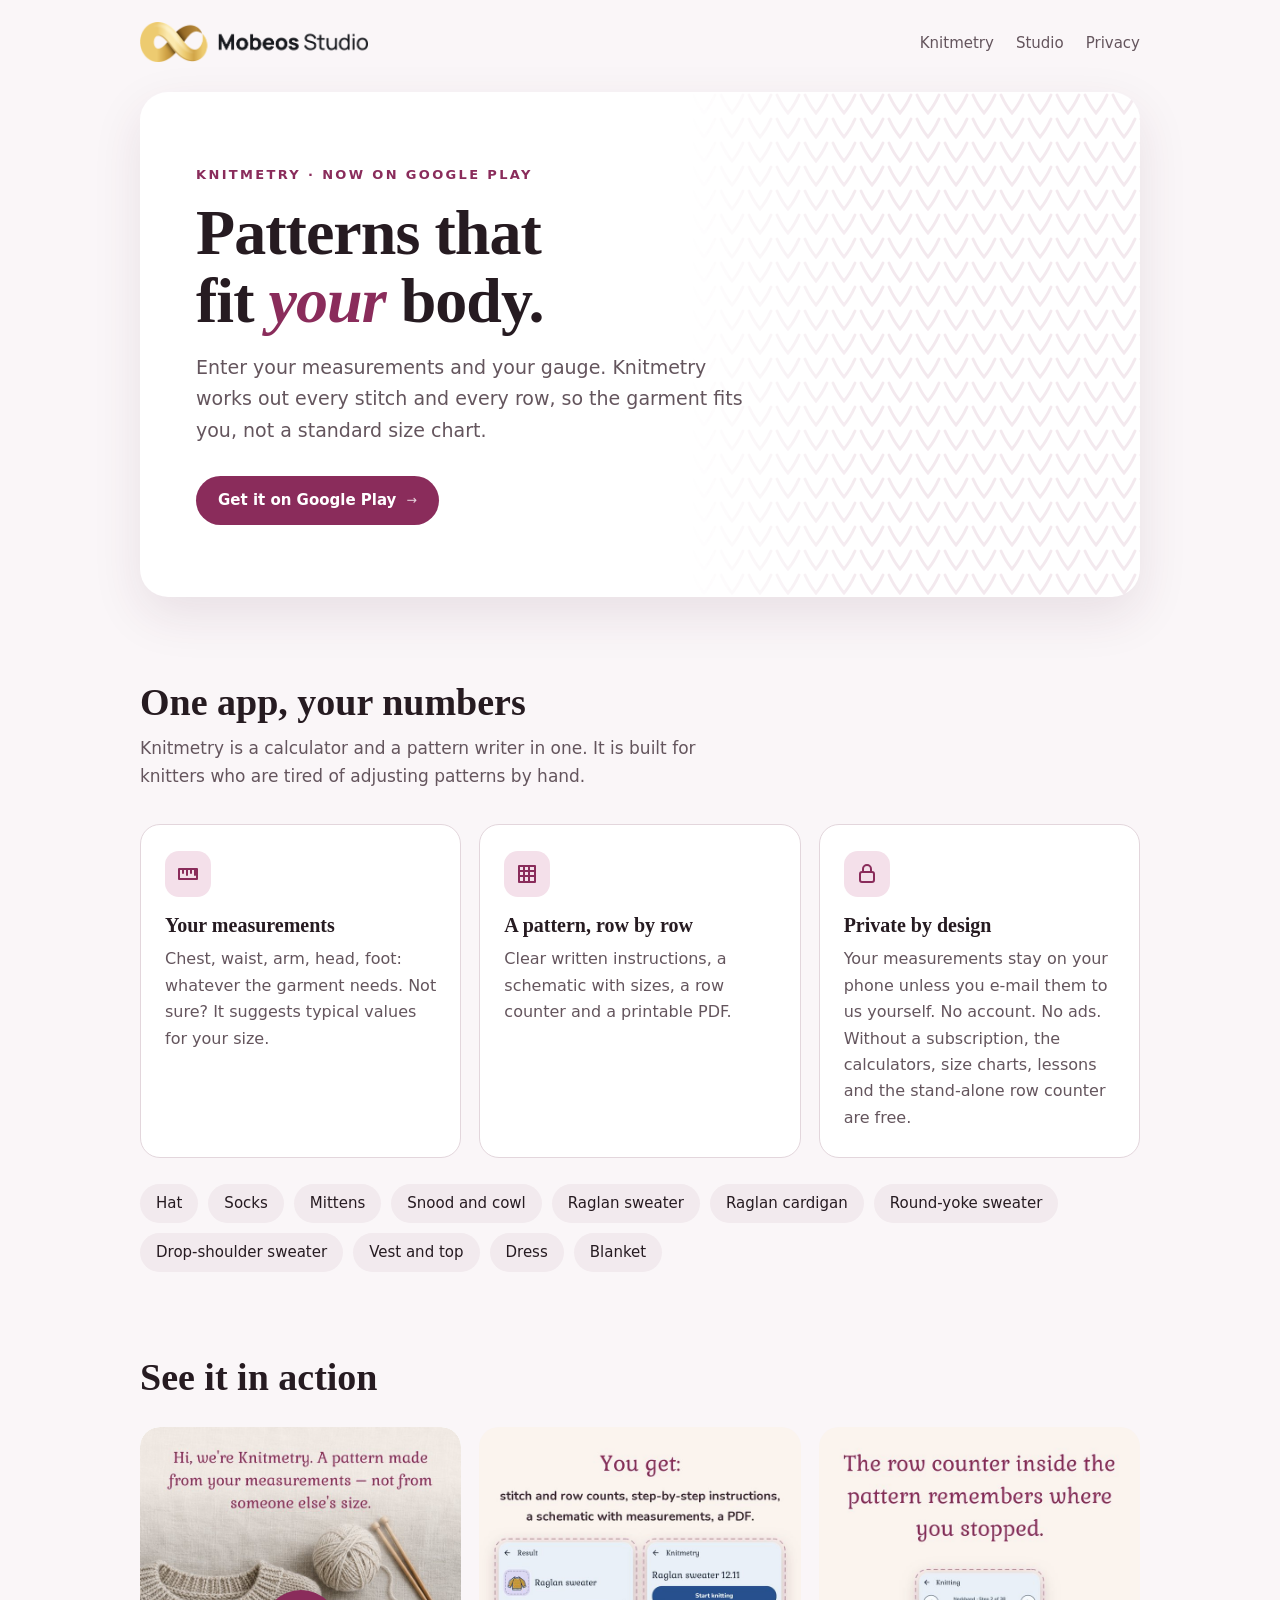
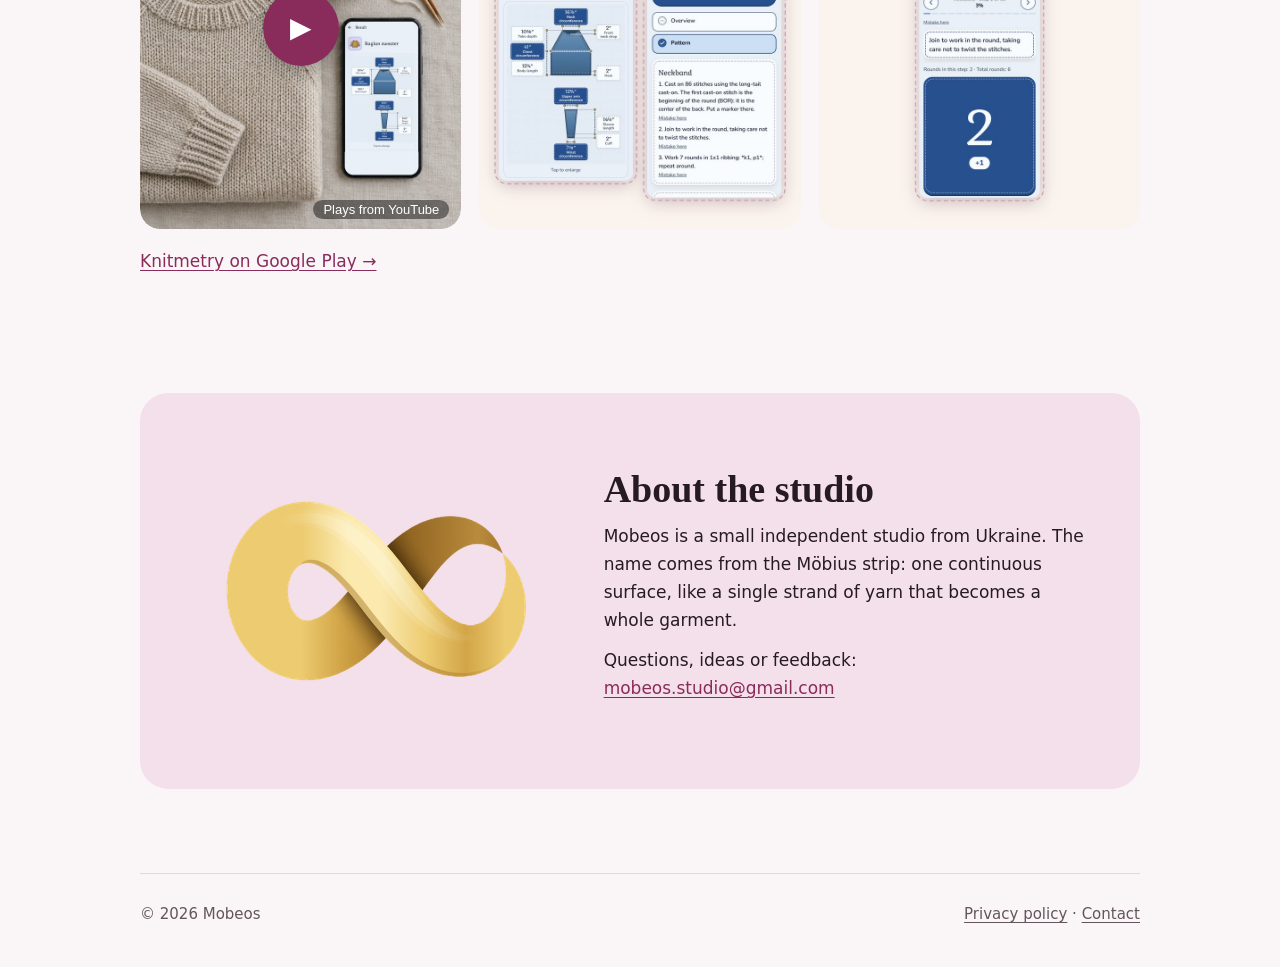
<file: index.html>
<!doctype html>
<html lang="en">
<head>
<meta charset="utf-8">
<meta name="viewport" content="width=device-width, initial-scale=1">
<title>Mobeos — apps for knitters</title>
<meta name="description" content="Mobeos is a small independent studio from Ukraine. We make Knitmetry, an app that calculates knitting patterns from your own measurements.">
<meta name="theme-color" content="#8A2C5B">
<link rel="icon" href="favicon-64.png" type="image/png" sizes="64x64">
<link rel="apple-touch-icon" href="apple-touch-icon.png">
<link rel="stylesheet" href="style.css?v=2311c">
</head>
<body>
<div class="wrap">
  <header class="top">
    <a class="brand" href="./" aria-label="Mobeos home">
      <picture>
        <source srcset="logo-lockup-dark.png" media="(prefers-color-scheme: dark)">
        <img src="logo-lockup-light.png" alt="Mobeos Studio" width="228" height="40">
      </picture>
    </a>
    <nav><a href="#knitmetry">Knitmetry</a><a href="#studio">Studio</a><a href="privacy.html">Privacy</a></nav>
  </header>

  <main>
    <div class="hero">
      <p class="kicker">Knitmetry · now on Google Play</p>
      <h1>Patterns that fit <em>your</em> body.</h1>
      <p class="lead">Enter your measurements and your gauge. Knitmetry works out every stitch and every row,
        so the garment fits you, not a standard size chart.</p>
      <a class="badge" href="https://play.google.com/store/apps/details?id=com.mobeos.knitmetry">Get it on Google Play <small>→</small></a>
    </div>

    <section id="knitmetry">
      <h2 class="section-title">One app, your numbers</h2>
      <p class="section-lead">Knitmetry is a calculator and a pattern writer in one. It is built for knitters
        who are tired of adjusting patterns by hand.</p>
      <div class="cards">
        <div class="card">
          <div class="ico"><svg viewBox="0 0 24 24" fill="none" stroke="currentColor" stroke-width="2" stroke-linecap="round" stroke-linejoin="round" aria-hidden="true"><path d="M3 7h18v10H3z"/><path d="M7 7v4M11 7v6M15 7v4M19 7v6"/></svg></div>
          <h3>Your measurements</h3>
          <p>Chest, waist, arm, head, foot: whatever the garment needs. Not sure? It suggests typical values for your size.</p>
        </div>
        <div class="card">
          <div class="ico"><svg viewBox="0 0 24 24" fill="none" stroke="currentColor" stroke-width="2" stroke-linecap="round" stroke-linejoin="round" aria-hidden="true"><path d="M4 4h16v16H4z"/><path d="M4 9h16M4 14h16M9 4v16M14 4v16"/></svg></div>
          <h3>A pattern, row by row</h3>
          <p>Clear written instructions, a schematic with sizes, a row counter and a printable PDF.</p>
        </div>
        <div class="card">
          <div class="ico"><svg viewBox="0 0 24 24" fill="none" stroke="currentColor" stroke-width="2" stroke-linecap="round" stroke-linejoin="round" aria-hidden="true"><rect x="5" y="10" width="14" height="10" rx="2"/><path d="M8 10V7a4 4 0 0 1 8 0v3"/></svg></div>
          <h3>Private by design</h3>
          <p>Your measurements stay on your phone unless you e-mail them to us yourself. No account. No ads. Without a subscription, the calculators, size charts, lessons and the stand-alone row counter are free.</p>
        </div>
      </div>
      <ul class="garments" aria-label="Garments">
        <li>Hat</li><li>Socks</li><li>Mittens</li><li>Snood and cowl</li><li>Raglan sweater</li><li>Raglan cardigan</li><li>Round-yoke sweater</li><li>Drop-shoulder sweater</li><li>Vest and top</li><li>Dress</li><li>Blanket</li>
      </ul>
    </section>

    <section id="see" class="see">
      <h2 class="section-title">See it in action</h2>
      <div class="shots">
      <div class="video" data-id="2t2rI2pFH64">
        <button type="button" class="video-play" aria-label="Play the Knitmetry video (loads YouTube)">
          <img src="media/shot-sweater.jpg" alt="" width="720" height="900" loading="lazy">
          <span class="play-ico" aria-hidden="true">&#9654;</span>
          <span class="video-note">Plays from YouTube</span>
        </button>
      </div>
        <img src="media/shot-pattern.jpg" alt="Knitmetry result: a schematic with measurements and step-by-step instructions" width="720" height="900" loading="lazy">
        <img src="media/shot-counter.jpg" alt="The row counter inside the pattern remembers where you stopped" width="720" height="900" loading="lazy">
      </div>
      <p class="section-lead"><a href="https://play.google.com/store/apps/details?id=com.mobeos.knitmetry">Knitmetry on Google Play →</a></p>
    </section>

    <section id="studio" class="studio">
      <img src="logo-mark.png" alt="Mobeos Studio logo: a golden Möbius ribbon" width="280" height="280">
      <div>
        <h2 class="section-title">About the studio</h2>
        <p>Mobeos is a small independent studio from Ukraine. The name comes from the Möbius strip:
          one continuous surface, like a single strand of yarn that becomes a whole garment.</p>
        <p>Questions, ideas or feedback: <a href="mailto:mobeos.studio@gmail.com">mobeos.studio@gmail.com</a></p>
      </div>
    </section>
  </main>

  <footer>
    <span>© 2026 Mobeos</span>
    <span><a href="privacy.html">Privacy policy</a> · <a href="mailto:mobeos.studio@gmail.com">Contact</a></span>
  </footer>
</div>
<script>
document.querySelectorAll('.video').forEach(function (v) {
  v.querySelector('.video-play').addEventListener('click', function () {
    var f = document.createElement('iframe');
    f.src = 'https://www.youtube-nocookie.com/embed/' + v.dataset.id + '?autoplay=1&rel=0';
    f.title = 'Knitmetry video'; f.allow = 'autoplay; encrypted-media; picture-in-picture'; f.allowFullscreen = true;
    v.innerHTML = ''; v.appendChild(f);
  });
});
</script>
</body>
</html>
</file>
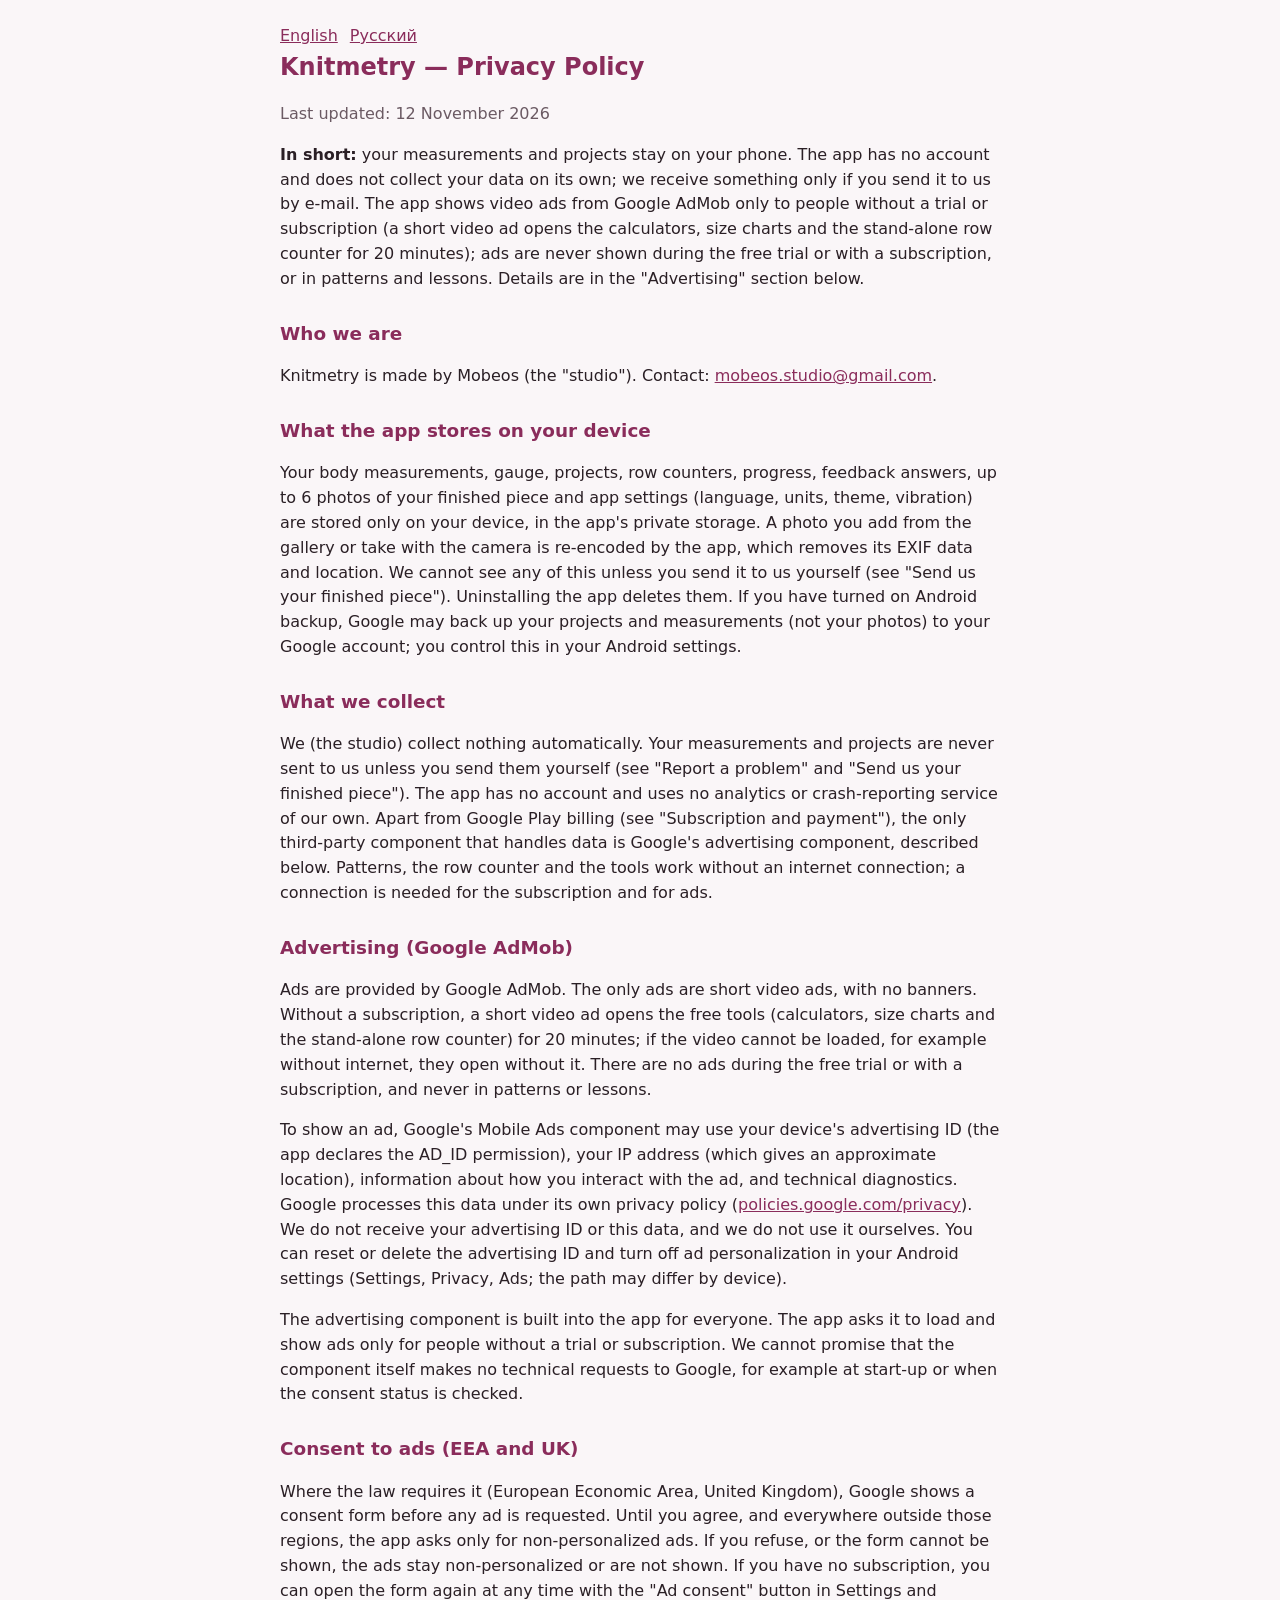
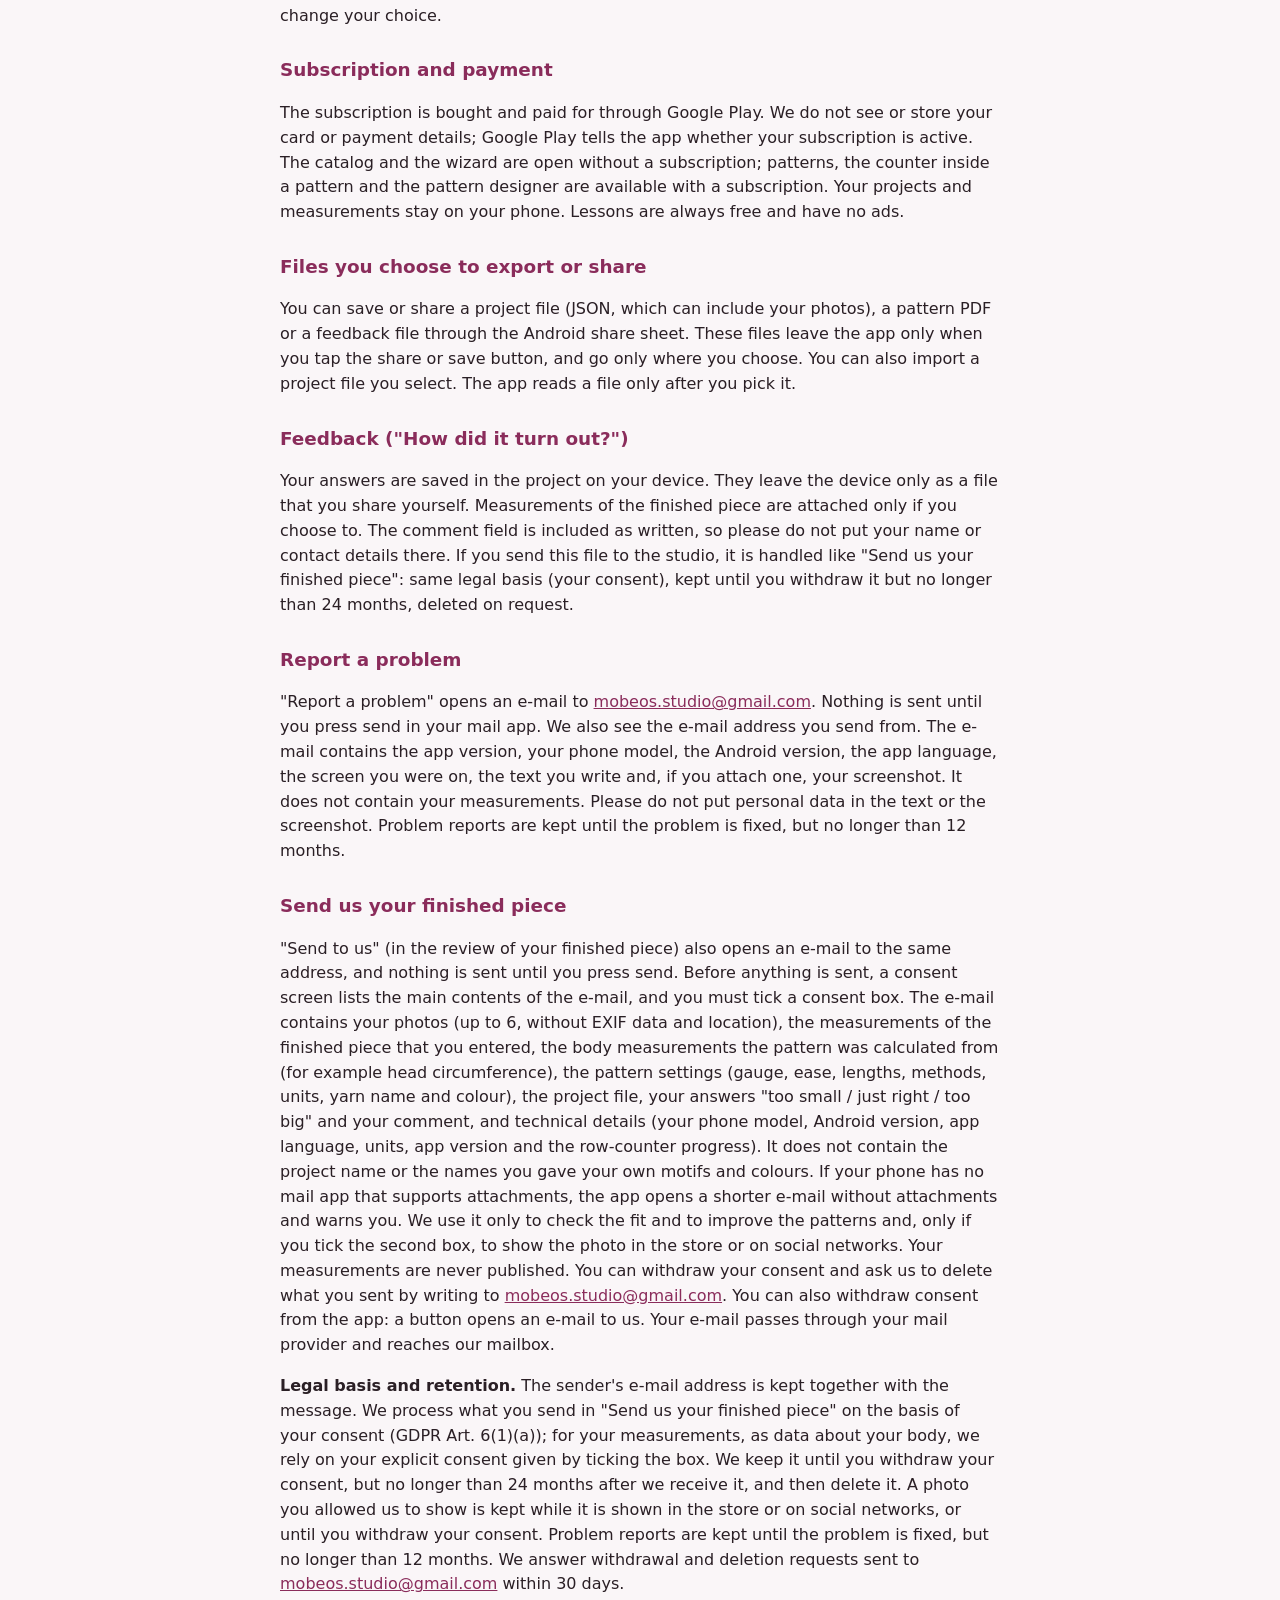
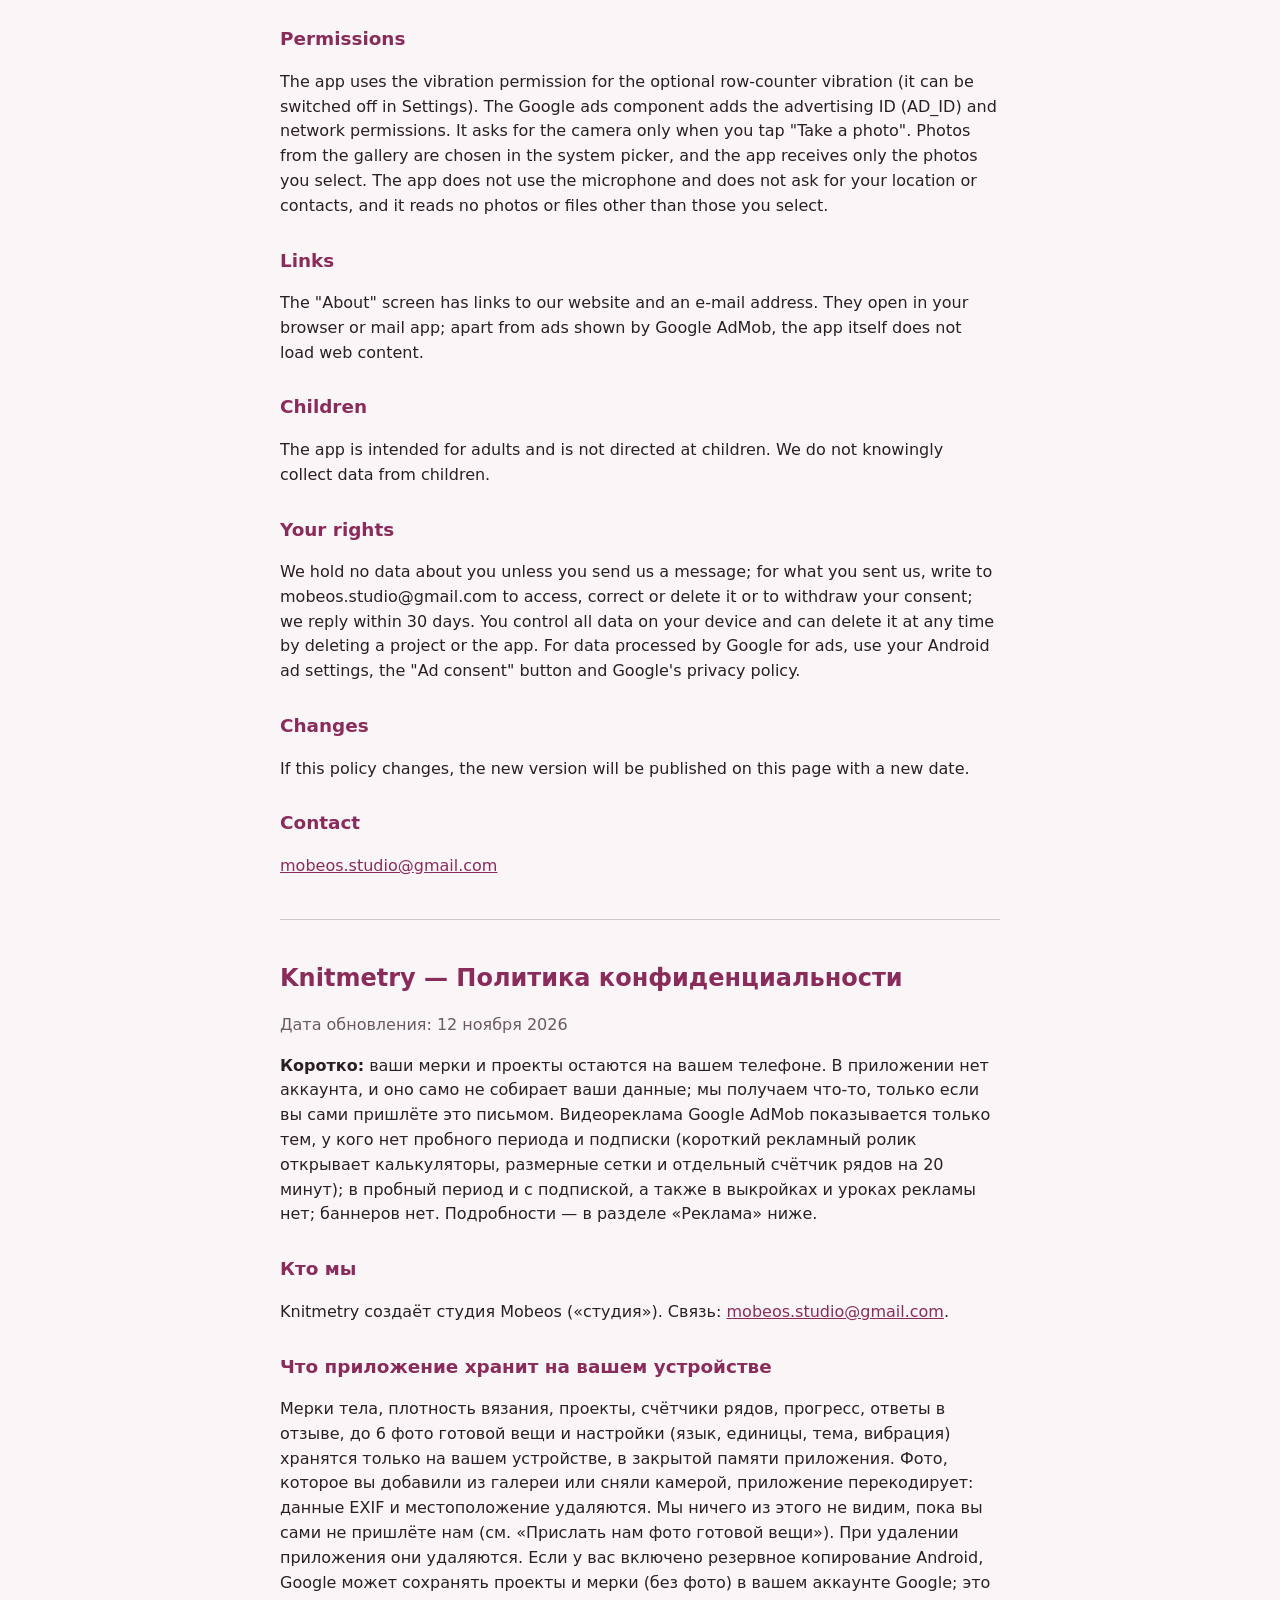
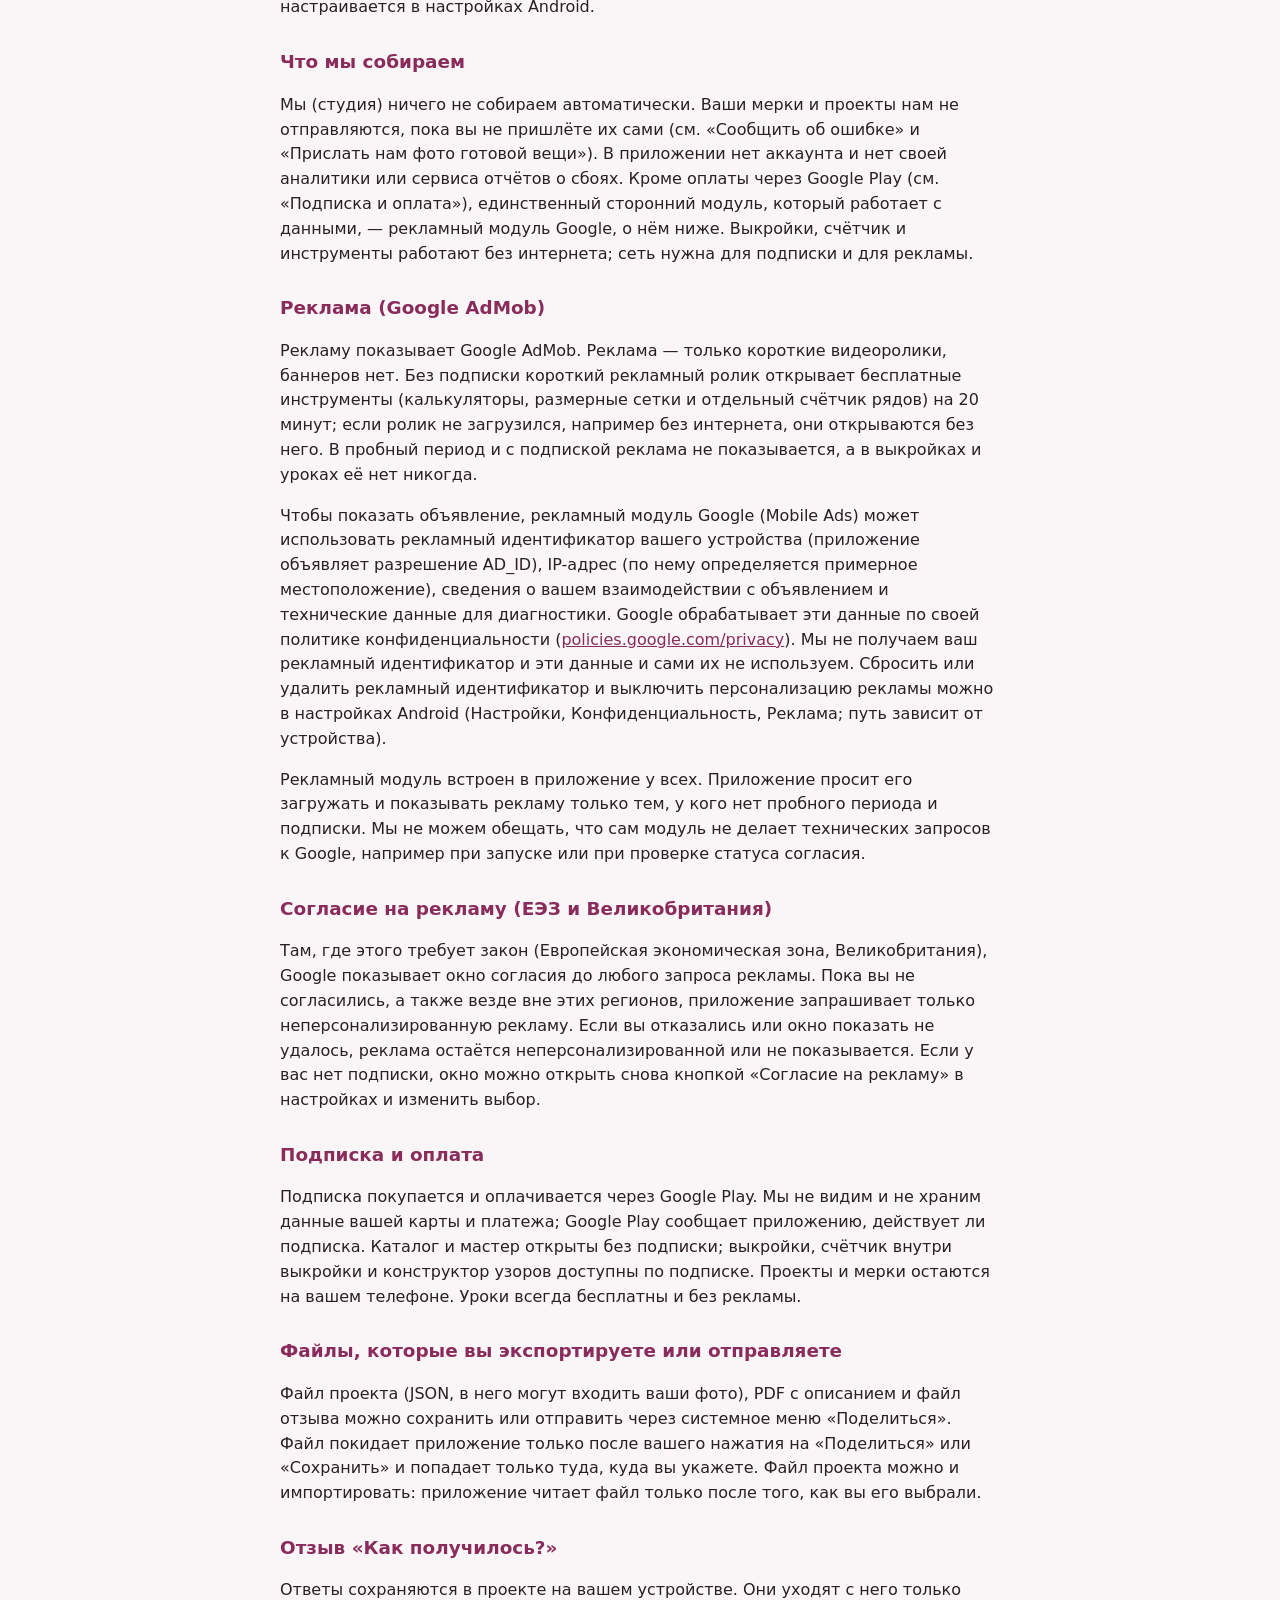
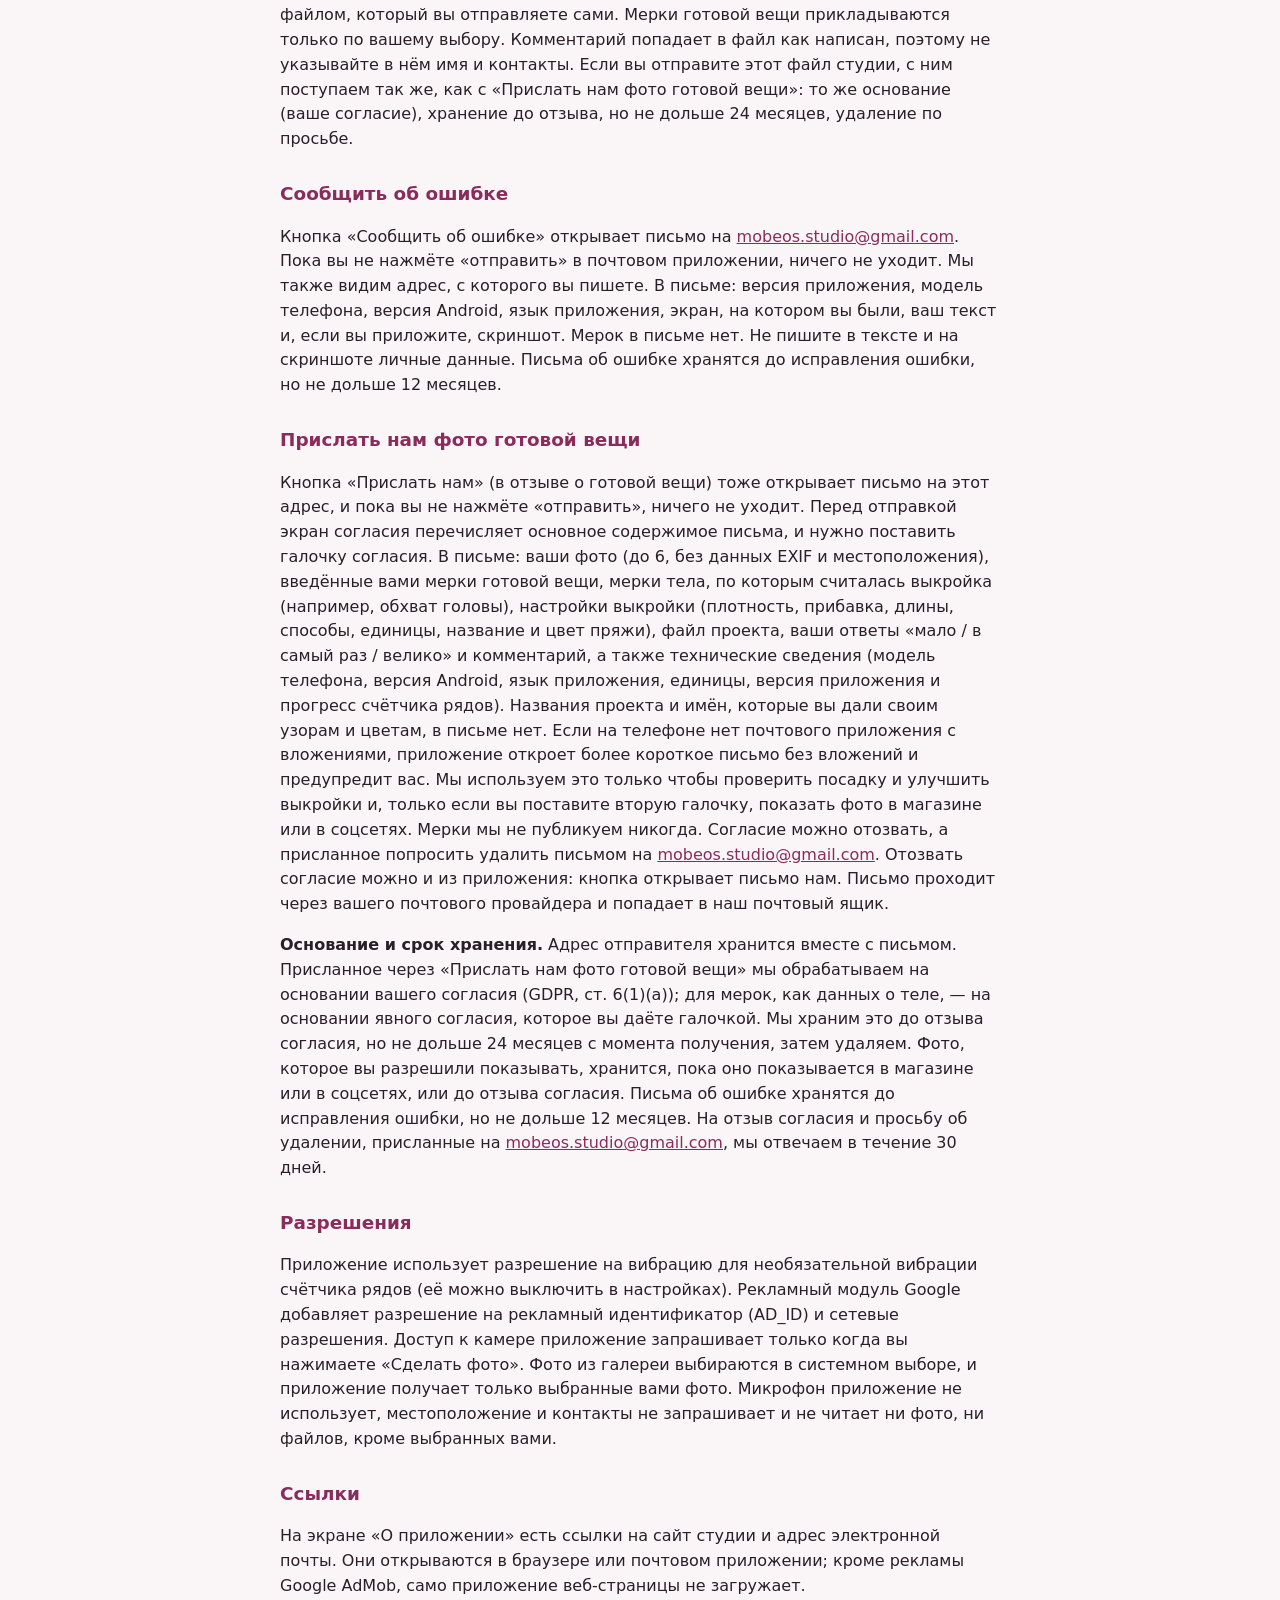
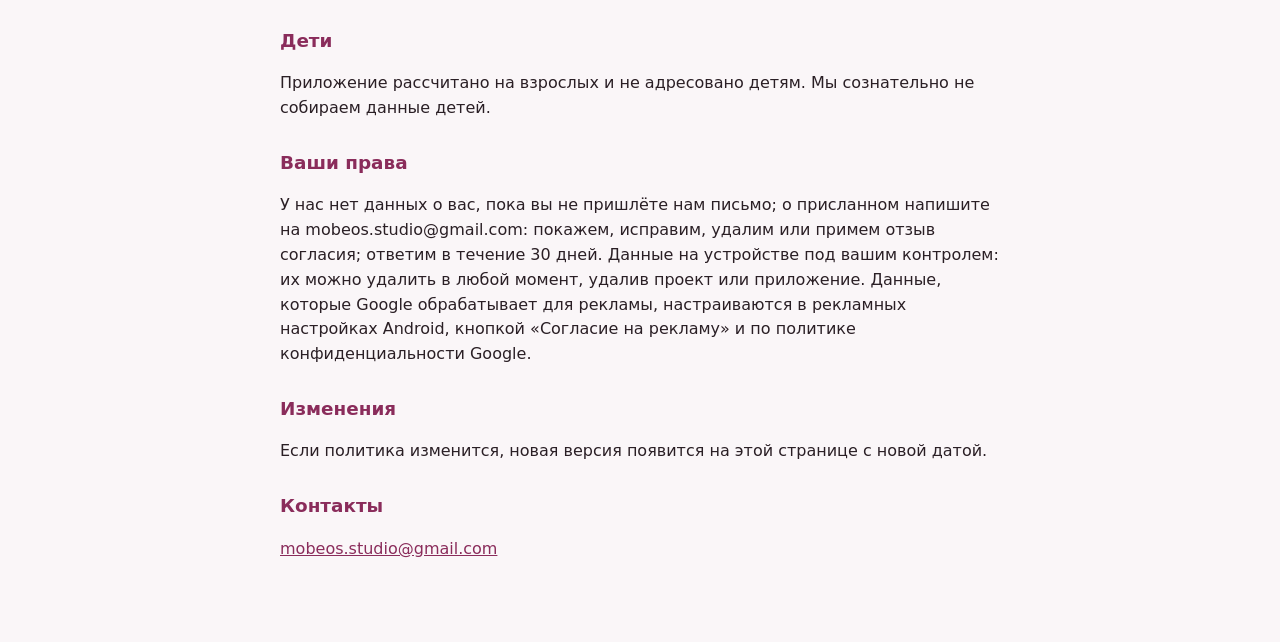
<file: privacy.html>
<!doctype html>
<html lang="en">
<head>
<meta charset="utf-8">
<meta name="viewport" content="width=device-width, initial-scale=1">
<title>Knitmetry — Privacy Policy / Политика конфиденциальности</title>
<meta name="description" content="Privacy policy of the Knitmetry app by Mobeos.">
<style>
  :root { --berry:#8A2C5B; --bg:#FAF6F8; --text:#2A1F25; --muted:#6B5A63; }
  @media (prefers-color-scheme: dark) { :root { --bg:#161114; --text:#F1E9ED; --muted:#B7A6AE; --berry:#D98AB1; } }
  body { margin:0; background:var(--bg); color:var(--text); font:16px/1.55 system-ui,-apple-system,"Segoe UI",Roboto,sans-serif; }
  main { max-width:720px; margin:0 auto; padding:24px 16px 64px; }
  h1 { color:var(--berry); margin:0 0 4px; }
  h2 { color:var(--berry); margin-top:28px; font-size:1.15rem; }
  .muted { color:var(--muted); }
  nav a { margin-right:12px; }
  a { color:var(--berry); }
  hr { border:0; border-top:1px solid var(--muted); opacity:.3; margin:40px 0; }
</style>
</head>
<body>
<main>
<nav><a href="#en">English</a><a href="#ru">Русский</a></nav>

<section id="en">
<h1>Knitmetry — Privacy Policy</h1>
<p class="muted">Last updated: 12 November 2026</p>
<p><strong>In short:</strong> your measurements and projects stay on your phone. The app has no account and does not collect your data on its own; we receive something only if you send it to us by e-mail. The app shows video ads from Google AdMob only to people without a trial or subscription (a short video ad opens the calculators, size charts and the stand-alone row counter for 20 minutes); ads are never shown during the free trial or with a subscription, or in patterns and lessons. Details are in the "Advertising" section below.</p>

<h2>Who we are</h2>
<p>Knitmetry is made by Mobeos (the "studio"). Contact: <a href="mailto:mobeos.studio@gmail.com">mobeos.studio@gmail.com</a>.</p>

<h2>What the app stores on your device</h2>
<p>Your body measurements, gauge, projects, row counters, progress, feedback answers, up to 6 photos of your finished piece and app settings (language, units, theme, vibration) are stored only on your device, in the app's private storage. A photo you add from the gallery or take with the camera is re-encoded by the app, which removes its EXIF data and location. We cannot see any of this unless you send it to us yourself (see "Send us your finished piece"). Uninstalling the app deletes them. If you have turned on Android backup, Google may back up your projects and measurements (not your photos) to your Google account; you control this in your Android settings.</p>

<h2>What we collect</h2>
<p>We (the studio) collect nothing automatically. Your measurements and projects are never sent to us unless you send them yourself (see "Report a problem" and "Send us your finished piece"). The app has no account and uses no analytics or crash-reporting service of our own. Apart from Google Play billing (see "Subscription and payment"), the only third-party component that handles data is Google's advertising component, described below. Patterns, the row counter and the tools work without an internet connection; a connection is needed for the subscription and for ads.</p>

<h2>Advertising (Google AdMob)</h2>
<p>Ads are provided by Google AdMob. The only ads are short video ads, with no banners. Without a subscription, a short video ad opens the free tools (calculators, size charts and the stand-alone row counter) for 20 minutes; if the video cannot be loaded, for example without internet, they open without it. There are no ads during the free trial or with a subscription, and never in patterns or lessons.</p>
<p>To show an ad, Google's Mobile Ads component may use your device's advertising ID (the app declares the AD_ID permission), your IP address (which gives an approximate location), information about how you interact with the ad, and technical diagnostics. Google processes this data under its own privacy policy (<a href="https://policies.google.com/privacy">policies.google.com/privacy</a>). We do not receive your advertising ID or this data, and we do not use it ourselves. You can reset or delete the advertising ID and turn off ad personalization in your Android settings (Settings, Privacy, Ads; the path may differ by device).</p>
<p>The advertising component is built into the app for everyone. The app asks it to load and show ads only for people without a trial or subscription. We cannot promise that the component itself makes no technical requests to Google, for example at start-up or when the consent status is checked.</p>

<h2>Consent to ads (EEA and UK)</h2>
<p>Where the law requires it (European Economic Area, United Kingdom), Google shows a consent form before any ad is requested. Until you agree, and everywhere outside those regions, the app asks only for non-personalized ads. If you refuse, or the form cannot be shown, the ads stay non-personalized or are not shown. If you have no subscription, you can open the form again at any time with the "Ad consent" button in Settings and change your choice.</p>

<h2>Subscription and payment</h2>
<p>The subscription is bought and paid for through Google Play. We do not see or store your card or payment details; Google Play tells the app whether your subscription is active. The catalog and the wizard are open without a subscription; patterns, the counter inside a pattern and the pattern designer are available with a subscription. Your projects and measurements stay on your phone. Lessons are always free and have no ads.</p>

<h2>Files you choose to export or share</h2>
<p>You can save or share a project file (JSON, which can include your photos), a pattern PDF or a feedback file through the Android share sheet. These files leave the app only when you tap the share or save button, and go only where you choose. You can also import a project file you select. The app reads a file only after you pick it.</p>

<h2>Feedback ("How did it turn out?")</h2>
<p>Your answers are saved in the project on your device. They leave the device only as a file that you share yourself. Measurements of the finished piece are attached only if you choose to. The comment field is included as written, so please do not put your name or contact details there. If you send this file to the studio, it is handled like "Send us your finished piece": same legal basis (your consent), kept until you withdraw it but no longer than 24 months, deleted on request.</p>

<h2>Report a problem</h2>
<p>"Report a problem" opens an e-mail to <a href="mailto:mobeos.studio@gmail.com">mobeos.studio@gmail.com</a>. Nothing is sent until you press send in your mail app. We also see the e-mail address you send from. The e-mail contains the app version, your phone model, the Android version, the app language, the screen you were on, the text you write and, if you attach one, your screenshot. It does not contain your measurements. Please do not put personal data in the text or the screenshot. Problem reports are kept until the problem is fixed, but no longer than 12 months.</p>

<h2>Send us your finished piece</h2>
<p>"Send to us" (in the review of your finished piece) also opens an e-mail to the same address, and nothing is sent until you press send. Before anything is sent, a consent screen lists the main contents of the e-mail, and you must tick a consent box. The e-mail contains your photos (up to 6, without EXIF data and location), the measurements of the finished piece that you entered, the body measurements the pattern was calculated from (for example head circumference), the pattern settings (gauge, ease, lengths, methods, units, yarn name and colour), the project file, your answers "too small / just right / too big" and your comment, and technical details (your phone model, Android version, app language, units, app version and the row-counter progress). It does not contain the project name or the names you gave your own motifs and colours. If your phone has no mail app that supports attachments, the app opens a shorter e-mail without attachments and warns you. We use it only to check the fit and to improve the patterns and, only if you tick the second box, to show the photo in the store or on social networks. Your measurements are never published. You can withdraw your consent and ask us to delete what you sent by writing to <a href="mailto:mobeos.studio@gmail.com">mobeos.studio@gmail.com</a>. You can also withdraw consent from the app: a button opens an e-mail to us. Your e-mail passes through your mail provider and reaches our mailbox.</p>
<p><b>Legal basis and retention.</b> The sender's e-mail address is kept together with the message. We process what you send in "Send us your finished piece" on the basis of your consent (GDPR Art. 6(1)(a)); for your measurements, as data about your body, we rely on your explicit consent given by ticking the box. We keep it until you withdraw your consent, but no longer than 24 months after we receive it, and then delete it. A photo you allowed us to show is kept while it is shown in the store or on social networks, or until you withdraw your consent. Problem reports are kept until the problem is fixed, but no longer than 12 months. We answer withdrawal and deletion requests sent to <a href="mailto:mobeos.studio@gmail.com">mobeos.studio@gmail.com</a> within 30 days.</p>

<h2>Permissions</h2>
<p>The app uses the vibration permission for the optional row-counter vibration (it can be switched off in Settings). The Google ads component adds the advertising ID (AD_ID) and network permissions. It asks for the camera only when you tap "Take a photo". Photos from the gallery are chosen in the system picker, and the app receives only the photos you select. The app does not use the microphone and does not ask for your location or contacts, and it reads no photos or files other than those you select.</p>

<h2>Links</h2>
<p>The "About" screen has links to our website and an e-mail address. They open in your browser or mail app; apart from ads shown by Google AdMob, the app itself does not load web content.</p>

<h2>Children</h2>
<p>The app is intended for adults and is not directed at children. We do not knowingly collect data from children.</p>

<h2>Your rights</h2>
<p>We hold no data about you unless you send us a message; for what you sent us, write to mobeos.studio@gmail.com to access, correct or delete it or to withdraw your consent; we reply within 30 days. You control all data on your device and can delete it at any time by deleting a project or the app. For data processed by Google for ads, use your Android ad settings, the "Ad consent" button and Google's privacy policy.</p>

<h2>Changes</h2>
<p>If this policy changes, the new version will be published on this page with a new date.</p>

<h2>Contact</h2>
<p><a href="mailto:mobeos.studio@gmail.com">mobeos.studio@gmail.com</a></p>
</section>

<hr>

<section id="ru" lang="ru">
<h1>Knitmetry — Политика конфиденциальности</h1>
<p class="muted">Дата обновления: 12 ноября 2026</p>
<p><strong>Коротко:</strong> ваши мерки и проекты остаются на вашем телефоне. В приложении нет аккаунта, и оно само не собирает ваши данные; мы получаем что-то, только если вы сами пришлёте это письмом. Видеореклама Google AdMob показывается только тем, у кого нет пробного периода и подписки (короткий рекламный ролик открывает калькуляторы, размерные сетки и отдельный счётчик рядов на 20 минут); в пробный период и с подпиской, а также в выкройках и уроках рекламы нет; баннеров нет. Подробности — в разделе «Реклама» ниже.</p>

<h2>Кто мы</h2>
<p>Knitmetry создаёт студия Mobeos («студия»). Связь: <a href="mailto:mobeos.studio@gmail.com">mobeos.studio@gmail.com</a>.</p>

<h2>Что приложение хранит на вашем устройстве</h2>
<p>Мерки тела, плотность вязания, проекты, счётчики рядов, прогресс, ответы в отзыве, до 6 фото готовой вещи и настройки (язык, единицы, тема, вибрация) хранятся только на вашем устройстве, в закрытой памяти приложения. Фото, которое вы добавили из галереи или сняли камерой, приложение перекодирует: данные EXIF и местоположение удаляются. Мы ничего из этого не видим, пока вы сами не пришлёте нам (см. «Прислать нам фото готовой вещи»). При удалении приложения они удаляются. Если у вас включено резервное копирование Android, Google может сохранять проекты и мерки (без фото) в вашем аккаунте Google; это настраивается в настройках Android.</p>

<h2>Что мы собираем</h2>
<p>Мы (студия) ничего не собираем автоматически. Ваши мерки и проекты нам не отправляются, пока вы не пришлёте их сами (см. «Сообщить об ошибке» и «Прислать нам фото готовой вещи»). В приложении нет аккаунта и нет своей аналитики или сервиса отчётов о сбоях. Кроме оплаты через Google Play (см. «Подписка и оплата»), единственный сторонний модуль, который работает с данными, — рекламный модуль Google, о нём ниже. Выкройки, счётчик и инструменты работают без интернета; сеть нужна для подписки и для рекламы.</p>

<h2>Реклама (Google AdMob)</h2>
<p>Рекламу показывает Google AdMob. Реклама — только короткие видеоролики, баннеров нет. Без подписки короткий рекламный ролик открывает бесплатные инструменты (калькуляторы, размерные сетки и отдельный счётчик рядов) на 20 минут; если ролик не загрузился, например без интернета, они открываются без него. В пробный период и с подпиской реклама не показывается, а в выкройках и уроках её нет никогда.</p>
<p>Чтобы показать объявление, рекламный модуль Google (Mobile Ads) может использовать рекламный идентификатор вашего устройства (приложение объявляет разрешение AD_ID), IP-адрес (по нему определяется примерное местоположение), сведения о вашем взаимодействии с объявлением и технические данные для диагностики. Google обрабатывает эти данные по своей политике конфиденциальности (<a href="https://policies.google.com/privacy">policies.google.com/privacy</a>). Мы не получаем ваш рекламный идентификатор и эти данные и сами их не используем. Сбросить или удалить рекламный идентификатор и выключить персонализацию рекламы можно в настройках Android (Настройки, Конфиденциальность, Реклама; путь зависит от устройства).</p>
<p>Рекламный модуль встроен в приложение у всех. Приложение просит его загружать и показывать рекламу только тем, у кого нет пробного периода и подписки. Мы не можем обещать, что сам модуль не делает технических запросов к Google, например при запуске или при проверке статуса согласия.</p>

<h2>Согласие на рекламу (ЕЭЗ и Великобритания)</h2>
<p>Там, где этого требует закон (Европейская экономическая зона, Великобритания), Google показывает окно согласия до любого запроса рекламы. Пока вы не согласились, а также везде вне этих регионов, приложение запрашивает только неперсонализированную рекламу. Если вы отказались или окно показать не удалось, реклама остаётся неперсонализированной или не показывается. Если у вас нет подписки, окно можно открыть снова кнопкой «Согласие на рекламу» в настройках и изменить выбор.</p>

<h2>Подписка и оплата</h2>
<p>Подписка покупается и оплачивается через Google Play. Мы не видим и не храним данные вашей карты и платежа; Google Play сообщает приложению, действует ли подписка. Каталог и мастер открыты без подписки; выкройки, счётчик внутри выкройки и конструктор узоров доступны по подписке. Проекты и мерки остаются на вашем телефоне. Уроки всегда бесплатны и без рекламы.</p>

<h2>Файлы, которые вы экспортируете или отправляете</h2>
<p>Файл проекта (JSON, в него могут входить ваши фото), PDF с описанием и файл отзыва можно сохранить или отправить через системное меню «Поделиться». Файл покидает приложение только после вашего нажатия на «Поделиться» или «Сохранить» и попадает только туда, куда вы укажете. Файл проекта можно и импортировать: приложение читает файл только после того, как вы его выбрали.</p>

<h2>Отзыв «Как получилось?»</h2>
<p>Ответы сохраняются в проекте на вашем устройстве. Они уходят с него только файлом, который вы отправляете сами. Мерки готовой вещи прикладываются только по вашему выбору. Комментарий попадает в файл как написан, поэтому не указывайте в нём имя и контакты. Если вы отправите этот файл студии, с ним поступаем так же, как с «Прислать нам фото готовой вещи»: то же основание (ваше согласие), хранение до отзыва, но не дольше 24 месяцев, удаление по просьбе.</p>

<h2>Сообщить об ошибке</h2>
<p>Кнопка «Сообщить об ошибке» открывает письмо на <a href="mailto:mobeos.studio@gmail.com">mobeos.studio@gmail.com</a>. Пока вы не нажмёте «отправить» в почтовом приложении, ничего не уходит. Мы также видим адрес, с которого вы пишете. В письме: версия приложения, модель телефона, версия Android, язык приложения, экран, на котором вы были, ваш текст и, если вы приложите, скриншот. Мерок в письме нет. Не пишите в тексте и на скриншоте личные данные. Письма об ошибке хранятся до исправления ошибки, но не дольше 12 месяцев.</p>

<h2>Прислать нам фото готовой вещи</h2>
<p>Кнопка «Прислать нам» (в отзыве о готовой вещи) тоже открывает письмо на этот адрес, и пока вы не нажмёте «отправить», ничего не уходит. Перед отправкой экран согласия перечисляет основное содержимое письма, и нужно поставить галочку согласия. В письме: ваши фото (до 6, без данных EXIF и местоположения), введённые вами мерки готовой вещи, мерки тела, по которым считалась выкройка (например, обхват головы), настройки выкройки (плотность, прибавка, длины, способы, единицы, название и цвет пряжи), файл проекта, ваши ответы «мало / в самый раз / велико» и комментарий, а также технические сведения (модель телефона, версия Android, язык приложения, единицы, версия приложения и прогресс счётчика рядов). Названия проекта и имён, которые вы дали своим узорам и цветам, в письме нет. Если на телефоне нет почтового приложения с вложениями, приложение откроет более короткое письмо без вложений и предупредит вас. Мы используем это только чтобы проверить посадку и улучшить выкройки и, только если вы поставите вторую галочку, показать фото в магазине или в соцсетях. Мерки мы не публикуем никогда. Согласие можно отозвать, а присланное попросить удалить письмом на <a href="mailto:mobeos.studio@gmail.com">mobeos.studio@gmail.com</a>. Отозвать согласие можно и из приложения: кнопка открывает письмо нам. Письмо проходит через вашего почтового провайдера и попадает в наш почтовый ящик.</p>
<p><b>Основание и срок хранения.</b> Адрес отправителя хранится вместе с письмом. Присланное через «Прислать нам фото готовой вещи» мы обрабатываем на основании вашего согласия (GDPR, ст. 6(1)(a)); для мерок, как данных о теле, — на основании явного согласия, которое вы даёте галочкой. Мы храним это до отзыва согласия, но не дольше 24 месяцев с момента получения, затем удаляем. Фото, которое вы разрешили показывать, хранится, пока оно показывается в магазине или в соцсетях, или до отзыва согласия. Письма об ошибке хранятся до исправления ошибки, но не дольше 12 месяцев. На отзыв согласия и просьбу об удалении, присланные на <a href="mailto:mobeos.studio@gmail.com">mobeos.studio@gmail.com</a>, мы отвечаем в течение 30 дней.</p>

<h2>Разрешения</h2>
<p>Приложение использует разрешение на вибрацию для необязательной вибрации счётчика рядов (её можно выключить в настройках). Рекламный модуль Google добавляет разрешение на рекламный идентификатор (AD_ID) и сетевые разрешения. Доступ к камере приложение запрашивает только когда вы нажимаете «Сделать фото». Фото из галереи выбираются в системном выборе, и приложение получает только выбранные вами фото. Микрофон приложение не использует, местоположение и контакты не запрашивает и не читает ни фото, ни файлов, кроме выбранных вами.</p>

<h2>Ссылки</h2>
<p>На экране «О приложении» есть ссылки на сайт студии и адрес электронной почты. Они открываются в браузере или почтовом приложении; кроме рекламы Google AdMob, само приложение веб-страницы не загружает.</p>

<h2>Дети</h2>
<p>Приложение рассчитано на взрослых и не адресовано детям. Мы сознательно не собираем данные детей.</p>

<h2>Ваши права</h2>
<p>У нас нет данных о вас, пока вы не пришлёте нам письмо; о присланном напишите на mobeos.studio@gmail.com: покажем, исправим, удалим или примем отзыв согласия; ответим в течение 30 дней. Данные на устройстве под вашим контролем: их можно удалить в любой момент, удалив проект или приложение. Данные, которые Google обрабатывает для рекламы, настраиваются в рекламных настройках Android, кнопкой «Согласие на рекламу» и по политике конфиденциальности Google.</p>

<h2>Изменения</h2>
<p>Если политика изменится, новая версия появится на этой странице с новой датой.</p>

<h2>Контакты</h2>
<p><a href="mailto:mobeos.studio@gmail.com">mobeos.studio@gmail.com</a></p>
</section>
</main>
</body>
</html>
</file>
<file: style.css>
:root {
  --bg: #FAF6F8; --surface: #FFFFFF; --surface-alt: #F2EAEE; --text: #261B21; --muted: #64555D;
  --border: #E3D6DC; --accent: #8A2C5B; --on-accent: #FFFFFF; --accent-soft: #F4E0EA; --shadow: rgba(80, 30, 55, .10);
  --serif: Georgia, "Noto Serif", "Times New Roman", serif;
  --sans: "Segoe UI", system-ui, -apple-system, Roboto, "Helvetica Neue", Arial, sans-serif;
  --stitch: url("data:image/svg+xml,%3Csvg xmlns='http://www.w3.org/2000/svg' width='28' height='24' viewBox='0 0 28 24'%3E%3Cpath d='M3 3 Q8 14 14 21 Q20 14 25 3' fill='none' stroke='%238A2C5B' stroke-opacity='.10' stroke-width='3' stroke-linecap='round'/%3E%3C/svg%3E");
}
@media (prefers-color-scheme: dark) {
  :root {
    --bg: #161114; --surface: #21191D; --surface-alt: #2A2026; --text: #F3E9EE; --muted: #BBA8B2;
    --border: #40323A; --accent: #EE97BF; --on-accent: #33101F; --accent-soft: #3D2230; --shadow: rgba(0, 0, 0, .35);
    --stitch: url("data:image/svg+xml,%3Csvg xmlns='http://www.w3.org/2000/svg' width='28' height='24' viewBox='0 0 28 24'%3E%3Cpath d='M3 3 Q8 14 14 21 Q20 14 25 3' fill='none' stroke='%23EE97BF' stroke-opacity='.10' stroke-width='3' stroke-linecap='round'/%3E%3C/svg%3E");
  }
}
* { box-sizing: border-box; }
html { -webkit-text-size-adjust: 100%; }
body { margin: 0; background: var(--bg); color: var(--text); font: 17px/1.65 var(--sans); }
a { color: var(--accent); text-underline-offset: 3px; }
.wrap { max-width: 1040px; margin: 0 auto; padding: 0 20px; }

/* шапка */
.top { display: flex; flex-wrap: wrap; align-items: center; justify-content: space-between; gap: 10px 0; padding: 22px 0; }
.brand { display: flex; align-items: center; gap: 10px; color: var(--text); text-decoration: none;
  font: 700 22px/1 var(--serif); letter-spacing: .01em; }
.brand img { width: auto; height: 40px; display: block; }
.top nav a { color: var(--muted); text-decoration: none; font-size: 15px; margin-left: 22px; }
.top nav a:hover { color: var(--accent); }

/* первый экран */
.hero { position: relative; overflow: hidden; border-radius: 28px; background: var(--surface);
  box-shadow: 0 18px 50px var(--shadow); padding: 72px 56px; margin-top: 8px; }
.hero::after { content: ""; position: absolute; inset: 0 0 0 55%; background: var(--stitch);
  -webkit-mask-image: linear-gradient(90deg, transparent, #000 40%); mask-image: linear-gradient(90deg, transparent, #000 40%); }
.hero > * { position: relative; z-index: 1; }
.kicker { font-size: 13px; font-weight: 700; letter-spacing: .18em; text-transform: uppercase; color: var(--accent); margin: 0; }
.hero h1 { font: 700 clamp(38px, 6vw, 64px)/1.05 var(--serif); letter-spacing: -.015em; margin: 14px 0 18px; max-width: 13ch; }
.hero h1 em { font-style: italic; color: var(--accent); }
.lead { font-size: 19px; color: var(--muted); max-width: 46ch; margin: 0 0 30px; }
.badge { display: inline-flex; align-items: center; gap: 10px; background: var(--accent); color: var(--on-accent);
  border-radius: 999px; padding: 12px 22px; font-weight: 600; font-size: 15px; text-decoration: none; }
.badge small { opacity: .8; font-weight: 400; }

/* приложение */
section { margin: 84px 0; }
.section-title { font: 700 clamp(28px, 4vw, 38px)/1.15 var(--serif); margin: 0 0 10px; }
.section-lead { color: var(--muted); margin: 0 0 34px; max-width: 56ch; }
.cards { display: grid; grid-template-columns: repeat(3, 1fr); gap: 18px; }
.card { background: var(--surface); border: 1px solid var(--border); border-radius: 20px; padding: 26px 24px; }
.card .ico { width: 46px; height: 46px; border-radius: 14px; background: var(--accent-soft); color: var(--accent);
  display: grid; place-items: center; margin-bottom: 16px; }
.card .ico svg { width: 24px; height: 24px; }
.card h3 { font: 700 20px/1.25 var(--serif); margin: 0 0 8px; }
.card p { margin: 0; color: var(--muted); font-size: 16px; }

.garments { display: flex; flex-wrap: wrap; gap: 10px; margin-top: 26px; padding: 0; list-style: none; }
.garments li { background: var(--surface-alt); border-radius: 999px; padding: 7px 16px; font-size: 15px; }

/* студия */
.studio { display: grid; grid-template-columns: 1fr 1.3fr; gap: 40px; align-items: center;
  background: var(--accent-soft); border-radius: 28px; padding: 48px; }
.studio img { width: 100%; max-width: 300px; height: auto; justify-self: center; }
.studio p { margin: 0 0 12px; }

/* подвал */
footer { border-top: 1px solid var(--border); margin-top: 84px; padding: 28px 0 40px; color: var(--muted); font-size: 15px;
  display: flex; flex-wrap: wrap; gap: 12px 24px; justify-content: space-between; }
footer a { color: var(--muted); }

/* политика */
.doc { max-width: 720px; background: var(--surface); border-radius: 28px; box-shadow: 0 18px 50px var(--shadow);
  padding: 56px; margin: 8px auto 0; }
.doc h1 { font: 700 clamp(32px, 5vw, 44px)/1.1 var(--serif); margin: 10px 0 6px; }
.doc .date { color: var(--muted); margin: 0 0 36px; font-size: 15px; }
.doc h2 { font: 700 21px/1.3 var(--serif); margin: 34px 0 8px; }
.doc p { margin: 0 0 12px; }
.doc .summary { background: var(--accent-soft); border-radius: 16px; padding: 18px 22px; margin-bottom: 8px; }

.see { margin-top: 64px; }
.see .video, .see .shots img { border-radius: 20px; overflow: hidden; background: var(--surface); }
.see { display: grid; gap: 18px; }
.see .video { position: relative; aspect-ratio: 4 / 5; }
.see .video iframe { position: absolute; inset: 0; width: 100%; height: 100%; border: 0; }
.video-play { position: absolute; inset: 0; width: 100%; padding: 0; border: 0; cursor: pointer; background: none; }
.video-play img { width: 100%; height: 100%; object-fit: cover; object-position: right center; display: block; }
.play-ico { position: absolute; left: 50%; top: 50%; transform: translate(-50%, -50%); width: 76px; height: 76px; border-radius: 50%;
  background: var(--accent); color: var(--on-accent); font-size: 28px; line-height: 76px; text-align: center; box-shadow: 0 6px 20px rgba(0,0,0,.25); }
.video-note { position: absolute; right: 12px; bottom: 10px; font-size: 13px; color: #fff; background: rgba(0,0,0,.45); padding: 2px 10px; border-radius: 999px; }
.shots { display: grid; grid-template-columns: repeat(3, 1fr); gap: 18px; align-items: start; }
.shots img { width: 100%; height: auto; display: block; }
@media (max-width: 760px) {
  .shots { grid-template-columns: 1fr; }
  .hero { padding: 44px 24px; border-radius: 22px; }
  .hero::after { inset: 55% 0 0 0; -webkit-mask-image: linear-gradient(180deg, transparent, #000 60%); mask-image: linear-gradient(180deg, transparent, #000 60%); }
  .cards { grid-template-columns: 1fr; }
  .studio { grid-template-columns: 1fr; padding: 32px 24px; }
  .studio img { max-width: 220px; }
  .doc { padding: 34px 22px; border-radius: 22px; }
  .top nav a { margin: 0 16px 0 0; }
  .brand img { height: 32px; }
  section { margin: 60px 0; }
}
</file>
